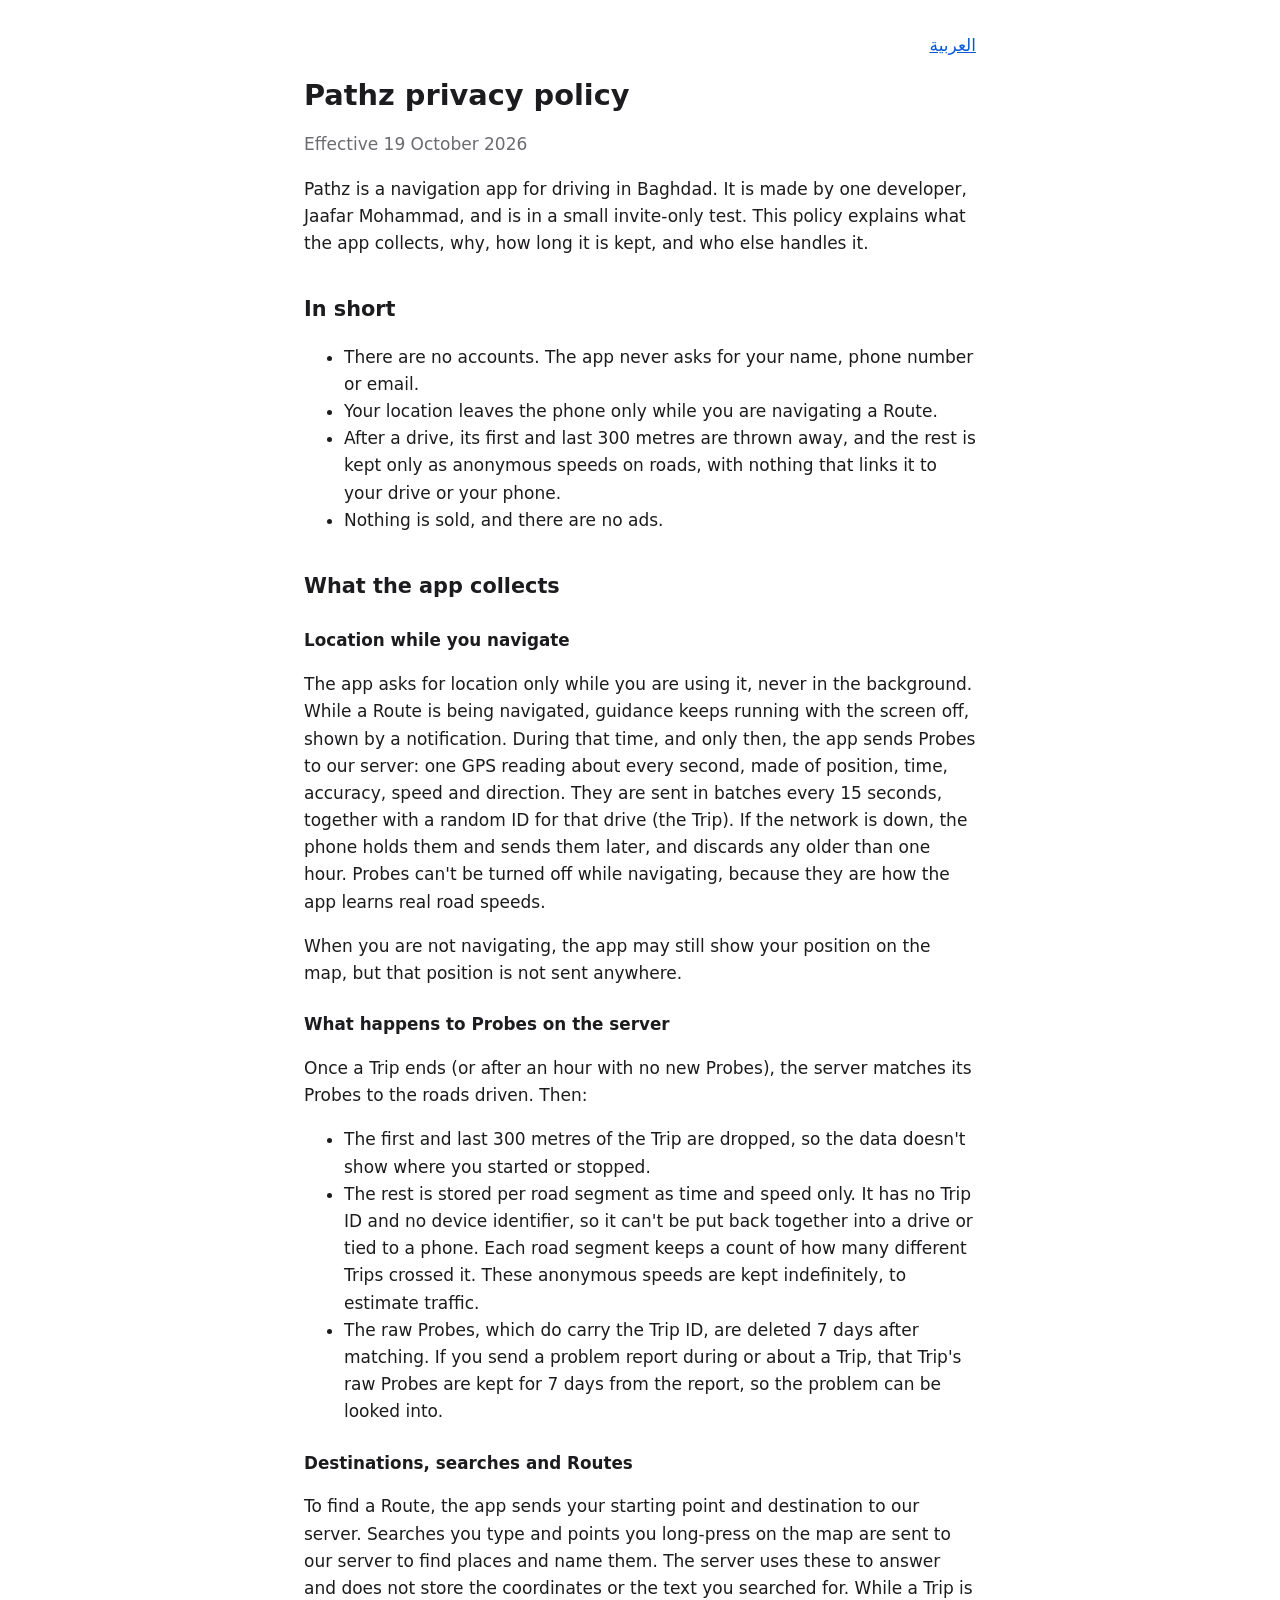
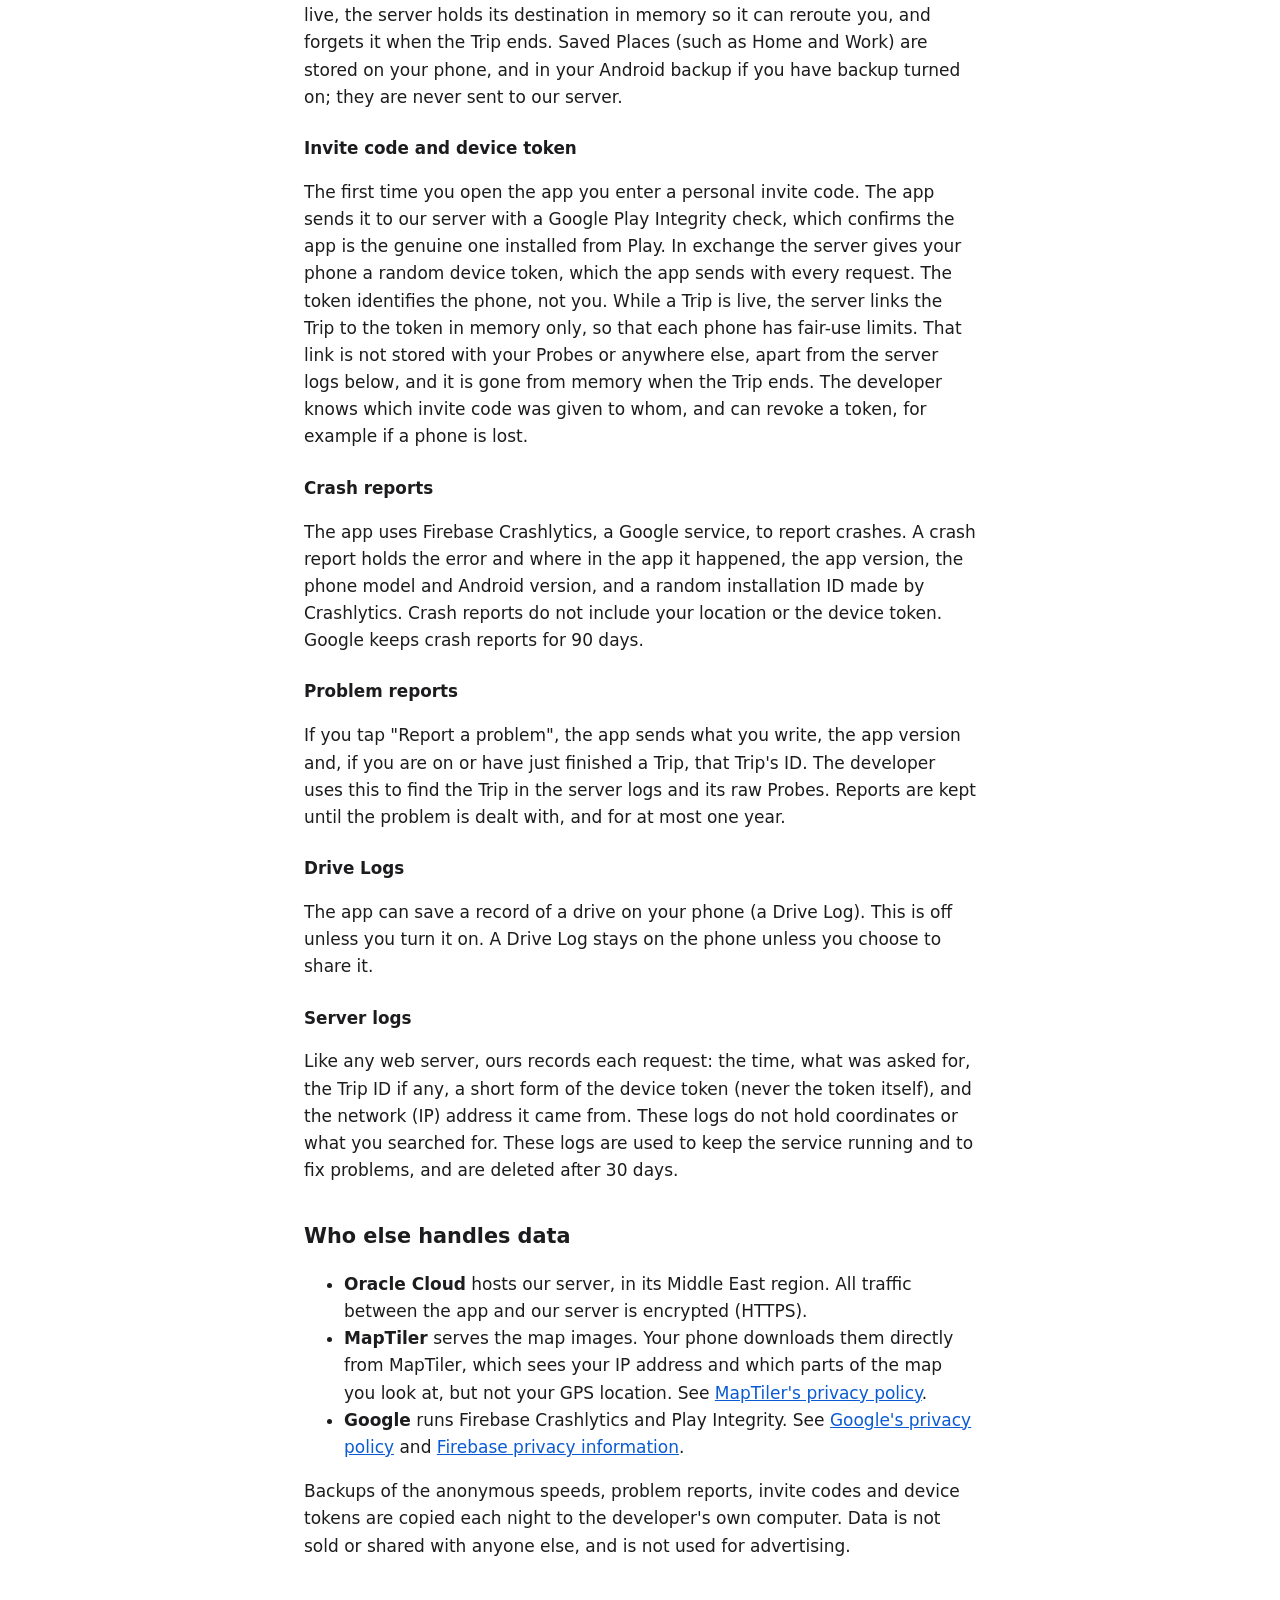
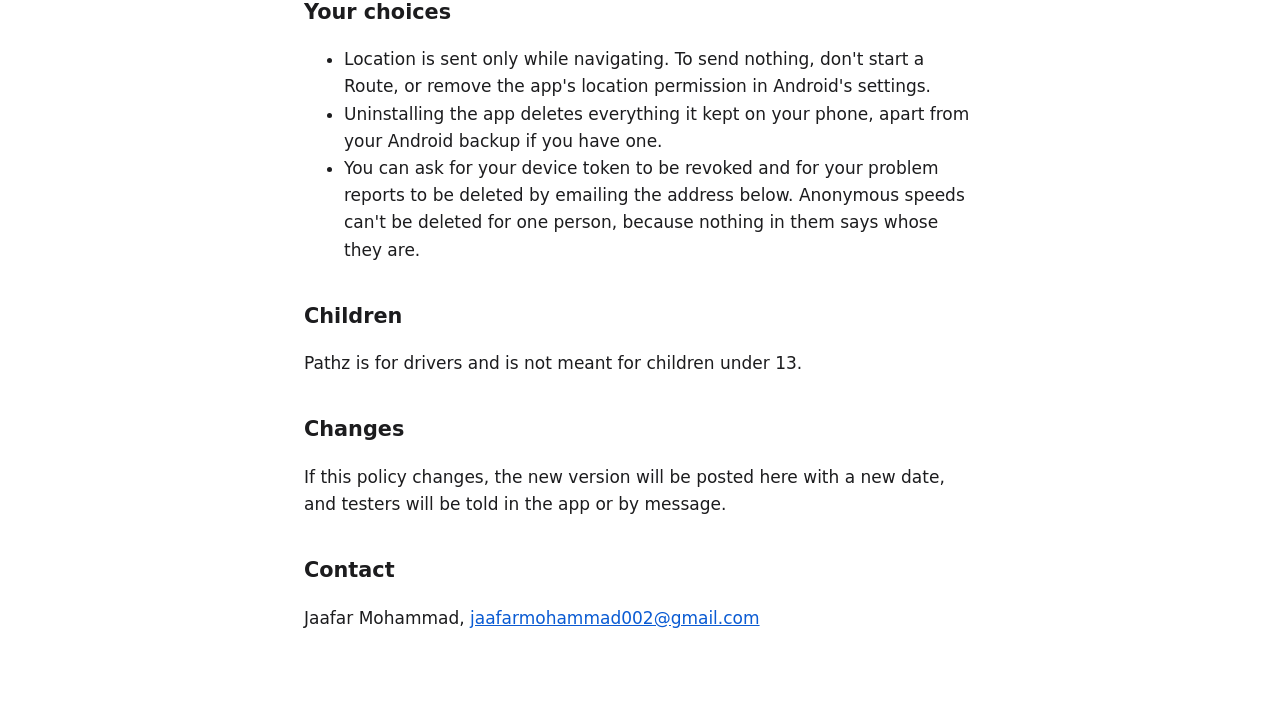
<file: index.html>
<!doctype html>
<html lang="en" dir="ltr">
<head>
<meta charset="utf-8">
<meta name="viewport" content="width=device-width, initial-scale=1">
<title>Pathz privacy policy</title>
<link rel="stylesheet" href="style.css">
<link rel="alternate" hreflang="ar" href="ar.html">
</head>
<body>
<main>
<p class="lang"><a href="ar.html" hreflang="ar" lang="ar">العربية</a></p>

<h1>Pathz privacy policy</h1>
<p class="meta">Effective 19 October 2026</p>

<p>Pathz is a navigation app for driving in Baghdad. It is made by one developer, Jaafar Mohammad, and is in a small invite-only test. This policy explains what the app collects, why, how long it is kept, and who else handles it.</p>

<h2>In short</h2>
<ul>
  <li>There are no accounts. The app never asks for your name, phone number or email.</li>
  <li>Your location leaves the phone only while you are navigating a Route.</li>
  <li>After a drive, its first and last 300 metres are thrown away, and the rest is kept only as anonymous speeds on roads, with nothing that links it to your drive or your phone.</li>
  <li>Nothing is sold, and there are no ads.</li>
</ul>

<h2>What the app collects</h2>

<h3>Location while you navigate</h3>
<p>The app asks for location only while you are using it, never in the background. While a Route is being navigated, guidance keeps running with the screen off, shown by a notification. During that time, and only then, the app sends Probes to our server: one GPS reading about every second, made of position, time, accuracy, speed and direction. They are sent in batches every 15 seconds, together with a random ID for that drive (the Trip). If the network is down, the phone holds them and sends them later, and discards any older than one hour. Probes can't be turned off while navigating, because they are how the app learns real road speeds.</p>
<p>When you are not navigating, the app may still show your position on the map, but that position is not sent anywhere.</p>

<h3>What happens to Probes on the server</h3>
<p>Once a Trip ends (or after an hour with no new Probes), the server matches its Probes to the roads driven. Then:</p>
<ul>
  <li>The first and last 300 metres of the Trip are dropped, so the data doesn't show where you started or stopped.</li>
  <li>The rest is stored per road segment as time and speed only. It has no Trip ID and no device identifier, so it can't be put back together into a drive or tied to a phone. Each road segment keeps a count of how many different Trips crossed it. These anonymous speeds are kept indefinitely, to estimate traffic.</li>
  <li>The raw Probes, which do carry the Trip ID, are deleted 7 days after matching. If you send a problem report during or about a Trip, that Trip's raw Probes are kept for 7 days from the report, so the problem can be looked into.</li>
</ul>

<h3>Destinations, searches and Routes</h3>
<p>To find a Route, the app sends your starting point and destination to our server. Searches you type and points you long-press on the map are sent to our server to find places and name them. The server uses these to answer and does not store the coordinates or the text you searched for. While a Trip is live, the server holds its destination in memory so it can reroute you, and forgets it when the Trip ends. Saved Places (such as Home and Work) are stored on your phone, and in your Android backup if you have backup turned on; they are never sent to our server.</p>

<h3>Invite code and device token</h3>
<p>The first time you open the app you enter a personal invite code. The app sends it to our server with a Google Play Integrity check, which confirms the app is the genuine one installed from Play. In exchange the server gives your phone a random device token, which the app sends with every request. The token identifies the phone, not you. While a Trip is live, the server links the Trip to the token in memory only, so that each phone has fair-use limits. That link is not stored with your Probes or anywhere else, apart from the server logs below, and it is gone from memory when the Trip ends. The developer knows which invite code was given to whom, and can revoke a token, for example if a phone is lost.</p>

<h3>Crash reports</h3>
<p>The app uses Firebase Crashlytics, a Google service, to report crashes. A crash report holds the error and where in the app it happened, the app version, the phone model and Android version, and a random installation ID made by Crashlytics. Crash reports do not include your location or the device token. Google keeps crash reports for 90 days.</p>

<h3>Problem reports</h3>
<p>If you tap "Report a problem", the app sends what you write, the app version and, if you are on or have just finished a Trip, that Trip's ID. The developer uses this to find the Trip in the server logs and its raw Probes. Reports are kept until the problem is dealt with, and for at most one year.</p>

<h3>Drive Logs</h3>
<p>The app can save a record of a drive on your phone (a Drive Log). This is off unless you turn it on. A Drive Log stays on the phone unless you choose to share it.</p>

<h3>Server logs</h3>
<p>Like any web server, ours records each request: the time, what was asked for, the Trip ID if any, a short form of the device token (never the token itself), and the network (IP) address it came from. These logs do not hold coordinates or what you searched for. These logs are used to keep the service running and to fix problems, and are deleted after 30 days.</p>

<h2>Who else handles data</h2>
<ul>
  <li><strong>Oracle Cloud</strong> hosts our server, in its Middle East region. All traffic between the app and our server is encrypted (HTTPS).</li>
  <li><strong>MapTiler</strong> serves the map images. Your phone downloads them directly from MapTiler, which sees your IP address and which parts of the map you look at, but not your GPS location. See <a href="https://www.maptiler.com/privacy-policy/">MapTiler's privacy policy</a>.</li>
  <li><strong>Google</strong> runs Firebase Crashlytics and Play Integrity. See <a href="https://policies.google.com/privacy">Google's privacy policy</a> and <a href="https://firebase.google.com/support/privacy">Firebase privacy information</a>.</li>
</ul>
<p>Backups of the anonymous speeds, problem reports, invite codes and device tokens are copied each night to the developer's own computer. Data is not sold or shared with anyone else, and is not used for advertising.</p>

<h2>Your choices</h2>
<ul>
  <li>Location is sent only while navigating. To send nothing, don't start a Route, or remove the app's location permission in Android's settings.</li>
  <li>Uninstalling the app deletes everything it kept on your phone, apart from your Android backup if you have one.</li>
  <li>You can ask for your device token to be revoked and for your problem reports to be deleted by emailing the address below. Anonymous speeds can't be deleted for one person, because nothing in them says whose they are.</li>
</ul>

<h2>Children</h2>
<p>Pathz is for drivers and is not meant for children under 13.</p>

<h2>Changes</h2>
<p>If this policy changes, the new version will be posted here with a new date, and testers will be told in the app or by message.</p>

<h2>Contact</h2>
<p>Jaafar Mohammad, <a href="mailto:jaafarmohammad002@gmail.com">jaafarmohammad002@gmail.com</a></p>
</main>
</body>
</html>
</file>
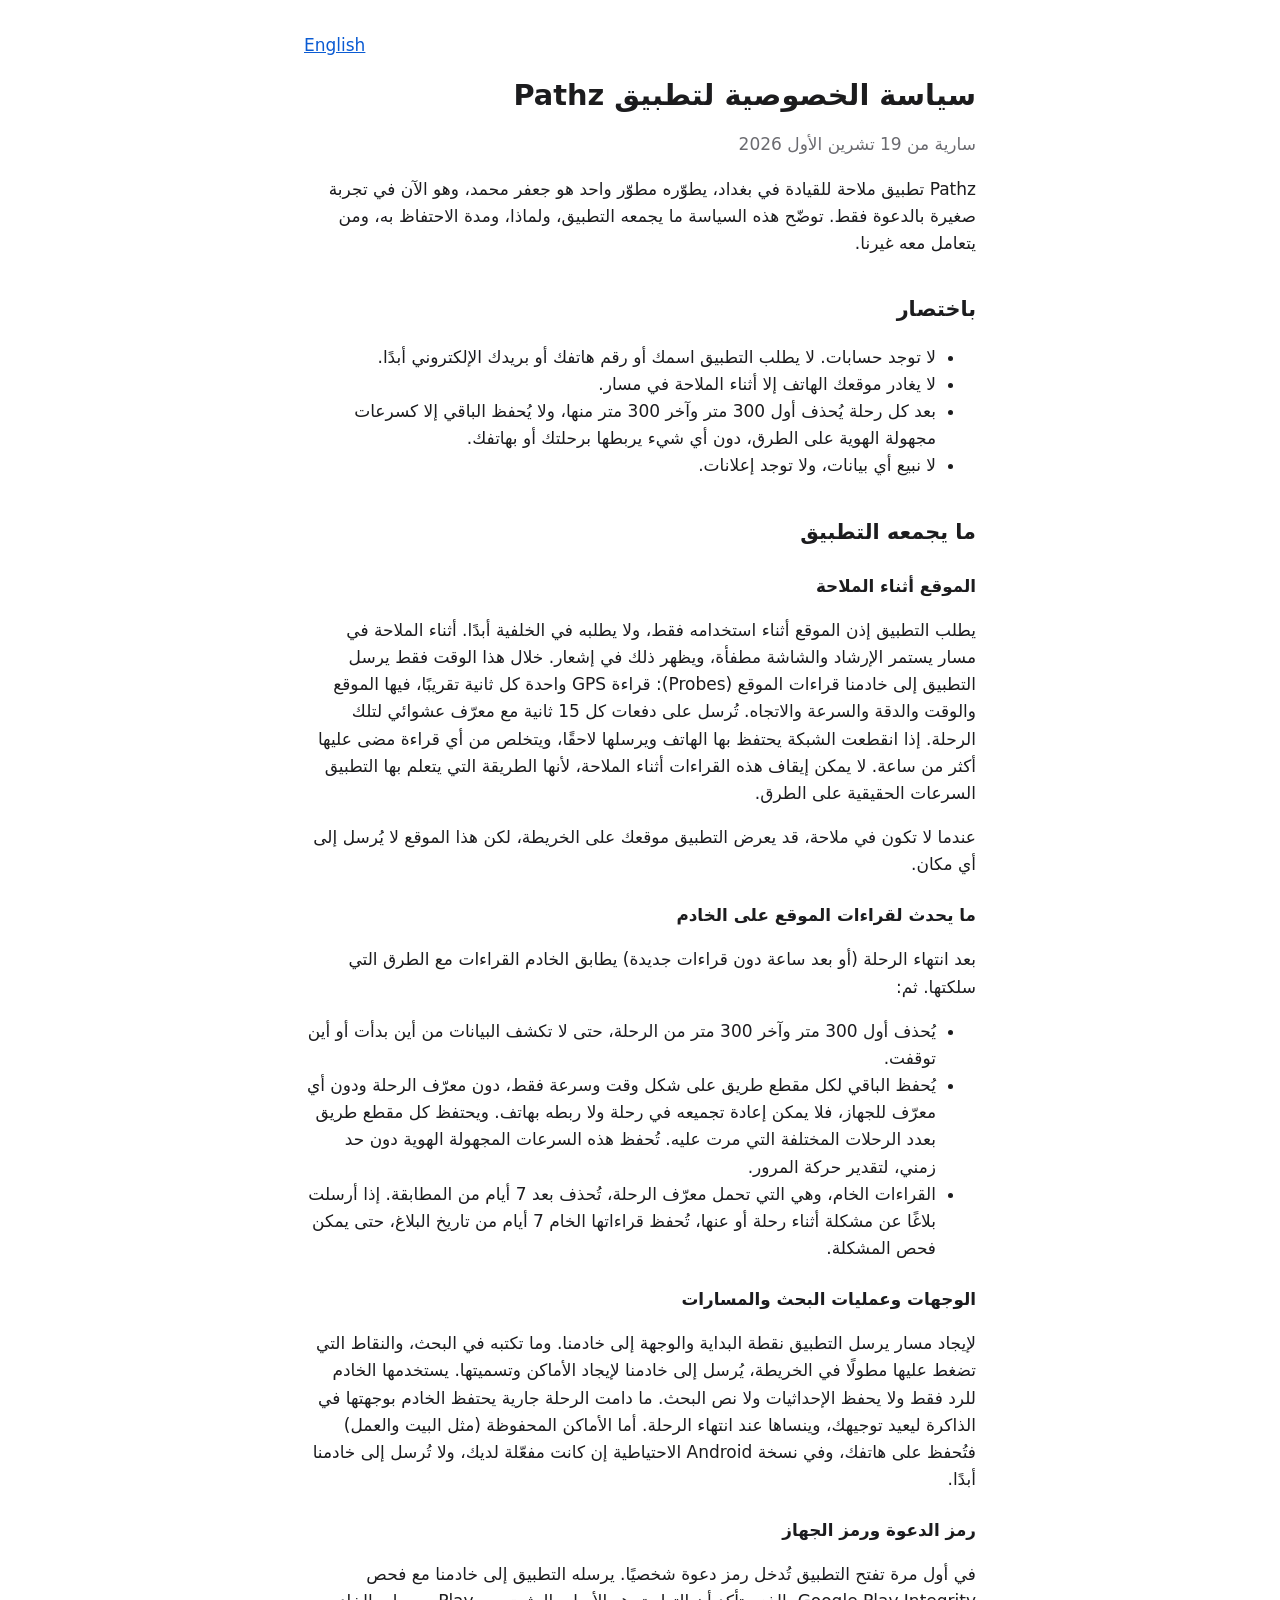
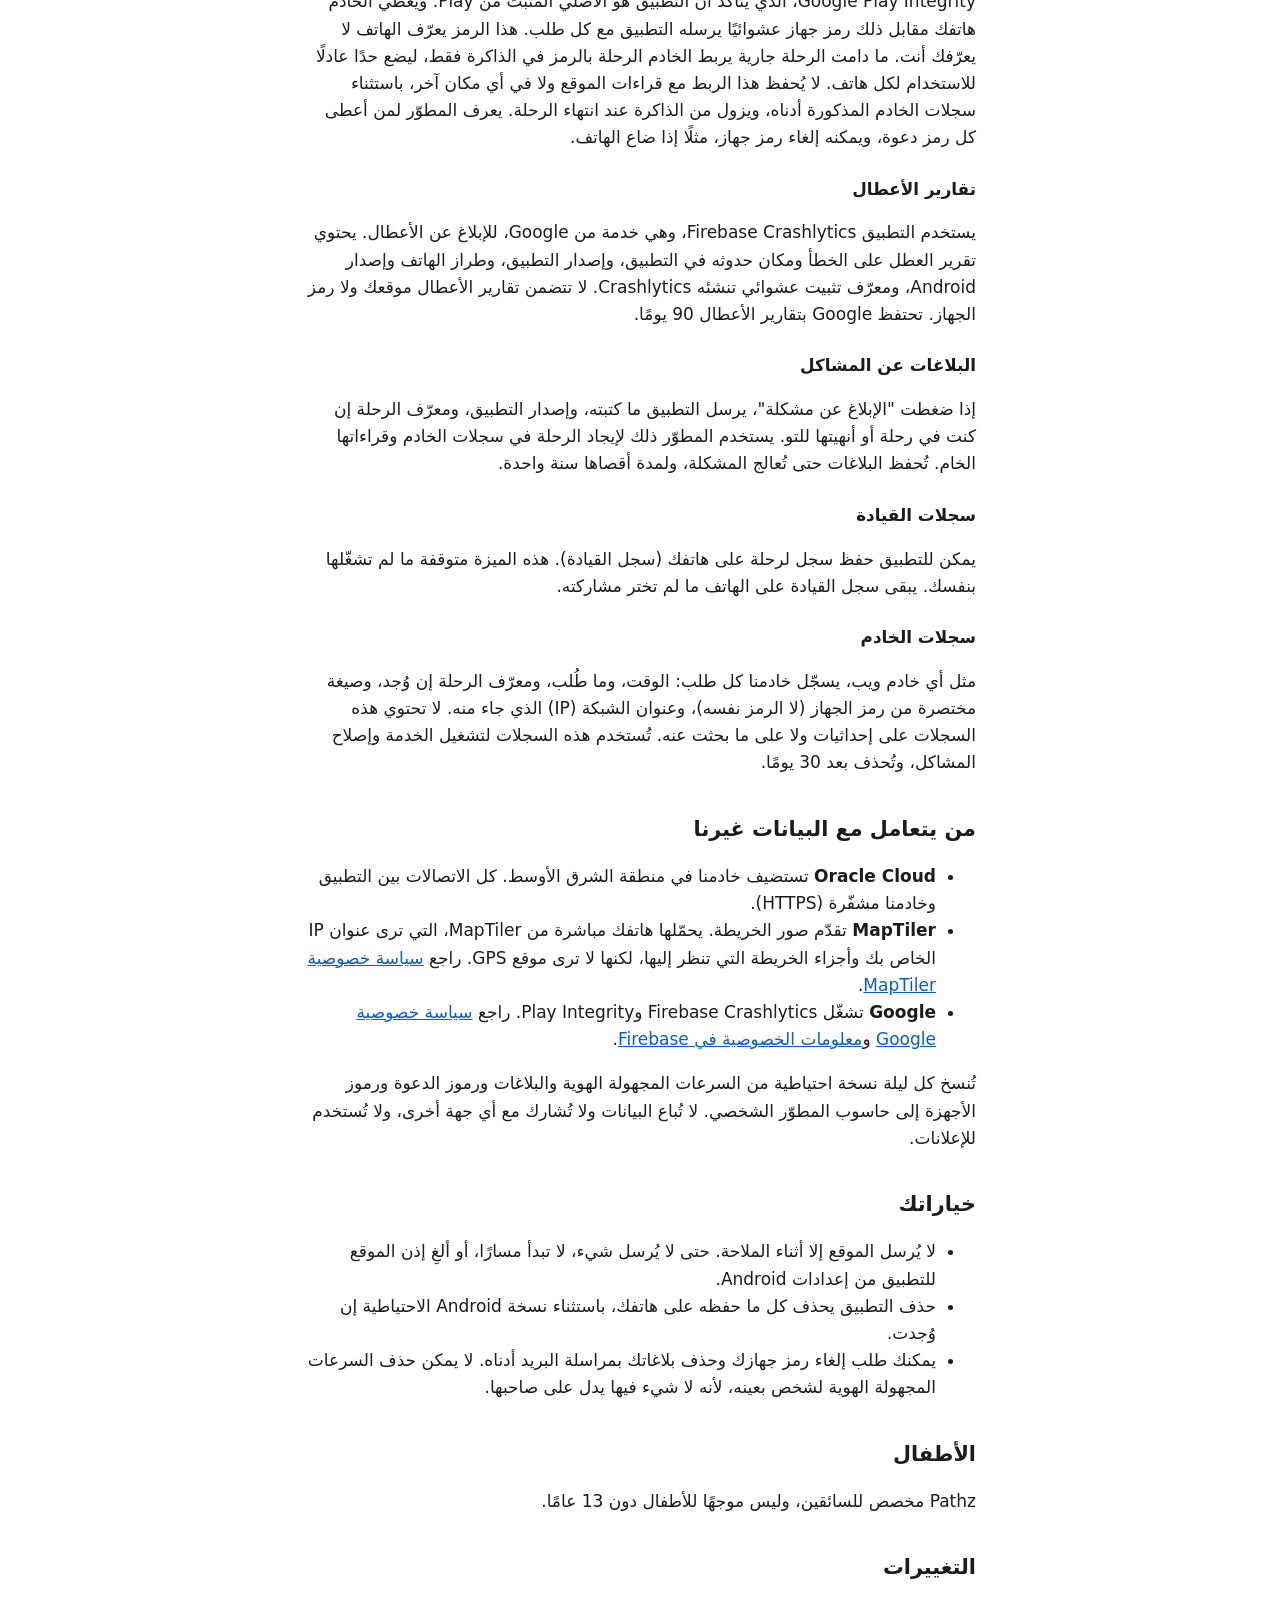
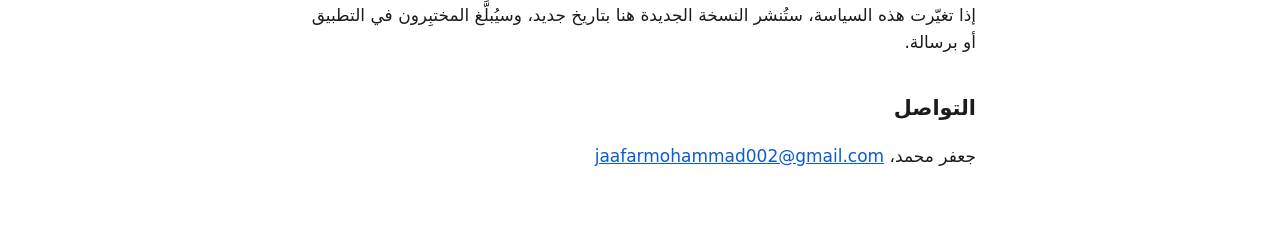
<file: ar.html>
<!doctype html>
<html lang="ar" dir="rtl">
<head>
<meta charset="utf-8">
<meta name="viewport" content="width=device-width, initial-scale=1">
<title>سياسة الخصوصية لتطبيق Pathz</title>
<link rel="stylesheet" href="style.css">
<link rel="alternate" hreflang="en" href="index.html">
</head>
<body>
<main>
<p class="lang"><a href="index.html" hreflang="en" lang="en">English</a></p>

<h1>سياسة الخصوصية لتطبيق Pathz</h1>
<p class="meta">سارية من 19 تشرين الأول 2026</p>

<p>Pathz تطبيق ملاحة للقيادة في بغداد، يطوّره مطوّر واحد هو جعفر محمد، وهو الآن في تجربة صغيرة بالدعوة فقط. توضّح هذه السياسة ما يجمعه التطبيق، ولماذا، ومدة الاحتفاظ به، ومن يتعامل معه غيرنا.</p>

<h2>باختصار</h2>
<ul>
  <li>لا توجد حسابات. لا يطلب التطبيق اسمك أو رقم هاتفك أو بريدك الإلكتروني أبدًا.</li>
  <li>لا يغادر موقعك الهاتف إلا أثناء الملاحة في مسار.</li>
  <li>بعد كل رحلة يُحذف أول 300 متر وآخر 300 متر منها، ولا يُحفظ الباقي إلا كسرعات مجهولة الهوية على الطرق، دون أي شيء يربطها برحلتك أو بهاتفك.</li>
  <li>لا نبيع أي بيانات، ولا توجد إعلانات.</li>
</ul>

<h2>ما يجمعه التطبيق</h2>

<h3>الموقع أثناء الملاحة</h3>
<p>يطلب التطبيق إذن الموقع أثناء استخدامه فقط، ولا يطلبه في الخلفية أبدًا. أثناء الملاحة في مسار يستمر الإرشاد والشاشة مطفأة، ويظهر ذلك في إشعار. خلال هذا الوقت فقط يرسل التطبيق إلى خادمنا قراءات الموقع (Probes): قراءة GPS واحدة كل ثانية تقريبًا، فيها الموقع والوقت والدقة والسرعة والاتجاه. تُرسل على دفعات كل 15 ثانية مع معرّف عشوائي لتلك الرحلة. إذا انقطعت الشبكة يحتفظ بها الهاتف ويرسلها لاحقًا، ويتخلص من أي قراءة مضى عليها أكثر من ساعة. لا يمكن إيقاف هذه القراءات أثناء الملاحة، لأنها الطريقة التي يتعلم بها التطبيق السرعات الحقيقية على الطرق.</p>
<p>عندما لا تكون في ملاحة، قد يعرض التطبيق موقعك على الخريطة، لكن هذا الموقع لا يُرسل إلى أي مكان.</p>

<h3>ما يحدث لقراءات الموقع على الخادم</h3>
<p>بعد انتهاء الرحلة (أو بعد ساعة دون قراءات جديدة) يطابق الخادم القراءات مع الطرق التي سلكتها. ثم:</p>
<ul>
  <li>يُحذف أول 300 متر وآخر 300 متر من الرحلة، حتى لا تكشف البيانات من أين بدأت أو أين توقفت.</li>
  <li>يُحفظ الباقي لكل مقطع طريق على شكل وقت وسرعة فقط، دون معرّف الرحلة ودون أي معرّف للجهاز، فلا يمكن إعادة تجميعه في رحلة ولا ربطه بهاتف. ويحتفظ كل مقطع طريق بعدد الرحلات المختلفة التي مرت عليه. تُحفظ هذه السرعات المجهولة الهوية دون حد زمني، لتقدير حركة المرور.</li>
  <li>القراءات الخام، وهي التي تحمل معرّف الرحلة، تُحذف بعد 7 أيام من المطابقة. إذا أرسلت بلاغًا عن مشكلة أثناء رحلة أو عنها، تُحفظ قراءاتها الخام 7 أيام من تاريخ البلاغ، حتى يمكن فحص المشكلة.</li>
</ul>

<h3>الوجهات وعمليات البحث والمسارات</h3>
<p>لإيجاد مسار يرسل التطبيق نقطة البداية والوجهة إلى خادمنا. وما تكتبه في البحث، والنقاط التي تضغط عليها مطولًا في الخريطة، يُرسل إلى خادمنا لإيجاد الأماكن وتسميتها. يستخدمها الخادم للرد فقط ولا يحفظ الإحداثيات ولا نص البحث. ما دامت الرحلة جارية يحتفظ الخادم بوجهتها في الذاكرة ليعيد توجيهك، وينساها عند انتهاء الرحلة. أما الأماكن المحفوظة (مثل البيت والعمل) فتُحفظ على هاتفك، وفي نسخة Android الاحتياطية إن كانت مفعّلة لديك، ولا تُرسل إلى خادمنا أبدًا.</p>

<h3>رمز الدعوة ورمز الجهاز</h3>
<p>في أول مرة تفتح التطبيق تُدخل رمز دعوة شخصيًا. يرسله التطبيق إلى خادمنا مع فحص Google Play Integrity، الذي يتأكد أن التطبيق هو الأصلي المثبت من Play. ويعطي الخادم هاتفك مقابل ذلك رمز جهاز عشوائيًا يرسله التطبيق مع كل طلب. هذا الرمز يعرّف الهاتف لا يعرّفك أنت. ما دامت الرحلة جارية يربط الخادم الرحلة بالرمز في الذاكرة فقط، ليضع حدًا عادلًا للاستخدام لكل هاتف. لا يُحفظ هذا الربط مع قراءات الموقع ولا في أي مكان آخر، باستثناء سجلات الخادم المذكورة أدناه، ويزول من الذاكرة عند انتهاء الرحلة. يعرف المطوّر لمن أعطى كل رمز دعوة، ويمكنه إلغاء رمز جهاز، مثلًا إذا ضاع الهاتف.</p>

<h3>تقارير الأعطال</h3>
<p>يستخدم التطبيق Firebase Crashlytics، وهي خدمة من Google، للإبلاغ عن الأعطال. يحتوي تقرير العطل على الخطأ ومكان حدوثه في التطبيق، وإصدار التطبيق، وطراز الهاتف وإصدار Android، ومعرّف تثبيت عشوائي تنشئه Crashlytics. لا تتضمن تقارير الأعطال موقعك ولا رمز الجهاز. تحتفظ Google بتقارير الأعطال 90 يومًا.</p>

<h3>البلاغات عن المشاكل</h3>
<p>إذا ضغطت "الإبلاغ عن مشكلة"، يرسل التطبيق ما كتبته، وإصدار التطبيق، ومعرّف الرحلة إن كنت في رحلة أو أنهيتها للتو. يستخدم المطوّر ذلك لإيجاد الرحلة في سجلات الخادم وقراءاتها الخام. تُحفظ البلاغات حتى تُعالج المشكلة، ولمدة أقصاها سنة واحدة.</p>

<h3>سجلات القيادة</h3>
<p>يمكن للتطبيق حفظ سجل لرحلة على هاتفك (سجل القيادة). هذه الميزة متوقفة ما لم تشغّلها بنفسك. يبقى سجل القيادة على الهاتف ما لم تختر مشاركته.</p>

<h3>سجلات الخادم</h3>
<p>مثل أي خادم ويب، يسجّل خادمنا كل طلب: الوقت، وما طُلب، ومعرّف الرحلة إن وُجد، وصيغة مختصرة من رمز الجهاز (لا الرمز نفسه)، وعنوان الشبكة (IP) الذي جاء منه. لا تحتوي هذه السجلات على إحداثيات ولا على ما بحثت عنه. تُستخدم هذه السجلات لتشغيل الخدمة وإصلاح المشاكل، وتُحذف بعد 30 يومًا.</p>

<h2>من يتعامل مع البيانات غيرنا</h2>
<ul>
  <li><strong>Oracle Cloud</strong> تستضيف خادمنا في منطقة الشرق الأوسط. كل الاتصالات بين التطبيق وخادمنا مشفّرة (HTTPS).</li>
  <li><strong>MapTiler</strong> تقدّم صور الخريطة. يحمّلها هاتفك مباشرة من MapTiler، التي ترى عنوان IP الخاص بك وأجزاء الخريطة التي تنظر إليها، لكنها لا ترى موقع GPS. راجع <a href="https://www.maptiler.com/privacy-policy/">سياسة خصوصية MapTiler</a>.</li>
  <li><strong>Google</strong> تشغّل Firebase Crashlytics وPlay Integrity. راجع <a href="https://policies.google.com/privacy">سياسة خصوصية Google</a> و<a href="https://firebase.google.com/support/privacy">معلومات الخصوصية في Firebase</a>.</li>
</ul>
<p>تُنسخ كل ليلة نسخة احتياطية من السرعات المجهولة الهوية والبلاغات ورموز الدعوة ورموز الأجهزة إلى حاسوب المطوّر الشخصي. لا تُباع البيانات ولا تُشارك مع أي جهة أخرى، ولا تُستخدم للإعلانات.</p>

<h2>خياراتك</h2>
<ul>
  <li>لا يُرسل الموقع إلا أثناء الملاحة. حتى لا يُرسل شيء، لا تبدأ مسارًا، أو ألغِ إذن الموقع للتطبيق من إعدادات Android.</li>
  <li>حذف التطبيق يحذف كل ما حفظه على هاتفك، باستثناء نسخة Android الاحتياطية إن وُجدت.</li>
  <li>يمكنك طلب إلغاء رمز جهازك وحذف بلاغاتك بمراسلة البريد أدناه. لا يمكن حذف السرعات المجهولة الهوية لشخص بعينه، لأنه لا شيء فيها يدل على صاحبها.</li>
</ul>

<h2>الأطفال</h2>
<p>Pathz مخصص للسائقين، وليس موجهًا للأطفال دون 13 عامًا.</p>

<h2>التغييرات</h2>
<p>إذا تغيّرت هذه السياسة، ستُنشر النسخة الجديدة هنا بتاريخ جديد، وسيُبلَّغ المختبِرون في التطبيق أو برسالة.</p>

<h2>التواصل</h2>
<p>جعفر محمد، <a href="mailto:jaafarmohammad002@gmail.com" dir="ltr">jaafarmohammad002@gmail.com</a></p>
</main>
</body>
</html>
</file>
<file: style.css>
:root {
  color-scheme: light dark;
  --text: #1c1c1e;
  --muted: #6b6b70;
  --bg: #ffffff;
  --link: #0a5bd3;
}
@media (prefers-color-scheme: dark) {
  :root {
    --text: #ececef;
    --muted: #a0a0a8;
    --bg: #16161a;
    --link: #7fb0ff;
  }
}
body {
  margin: 0;
  background: var(--bg);
  color: var(--text);
  font: 17px/1.6 system-ui, -apple-system, "Segoe UI", "Noto Sans Arabic", "Noto Sans", sans-serif;
}
main {
  max-width: 42rem;
  margin: 0 auto;
  padding: 2rem 16px 4rem;
}
h1 { font-size: 1.8rem; line-height: 1.25; margin-bottom: 0.25rem; }
h2 { font-size: 1.3rem; margin-top: 2.25rem; }
h3 { font-size: 1.05rem; margin-top: 1.5rem; }
a { color: var(--link); }
.meta, .lang { color: var(--muted); }
.lang { text-align: end; margin: 0; }
</file>
